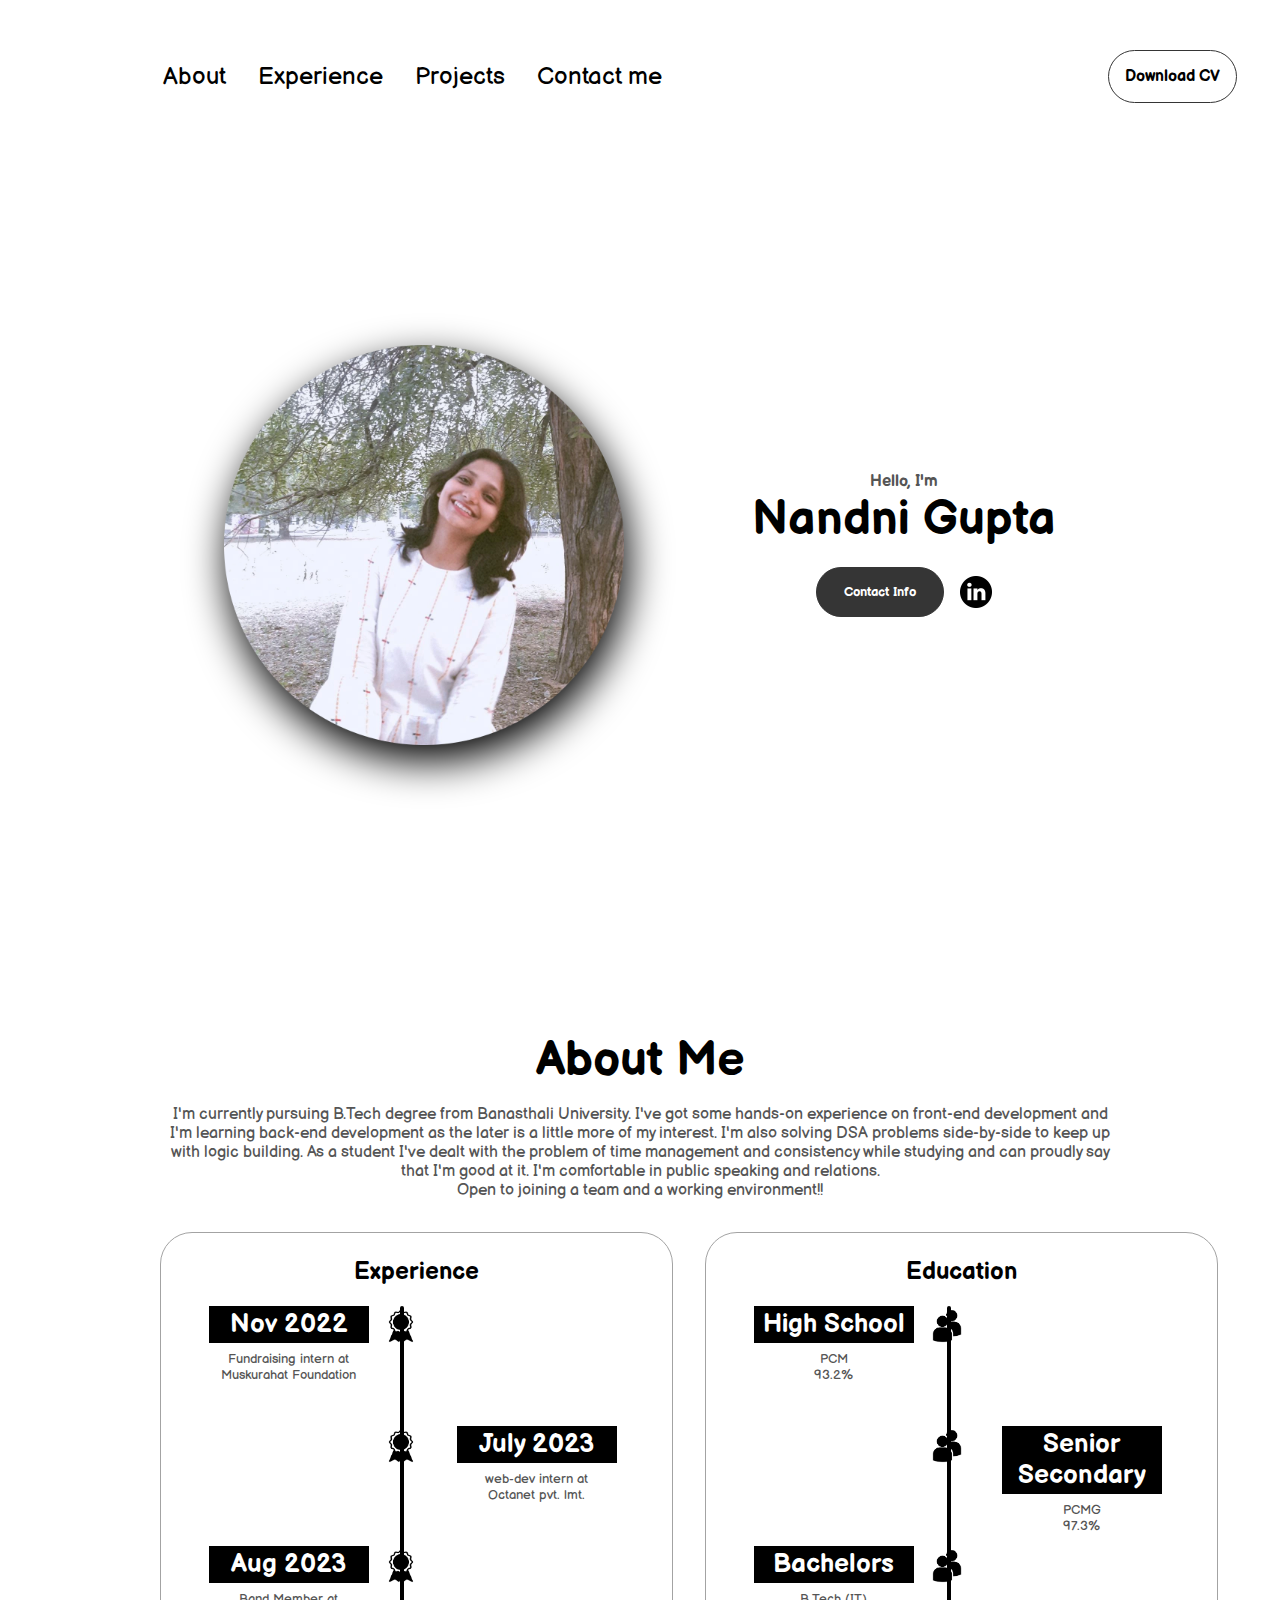
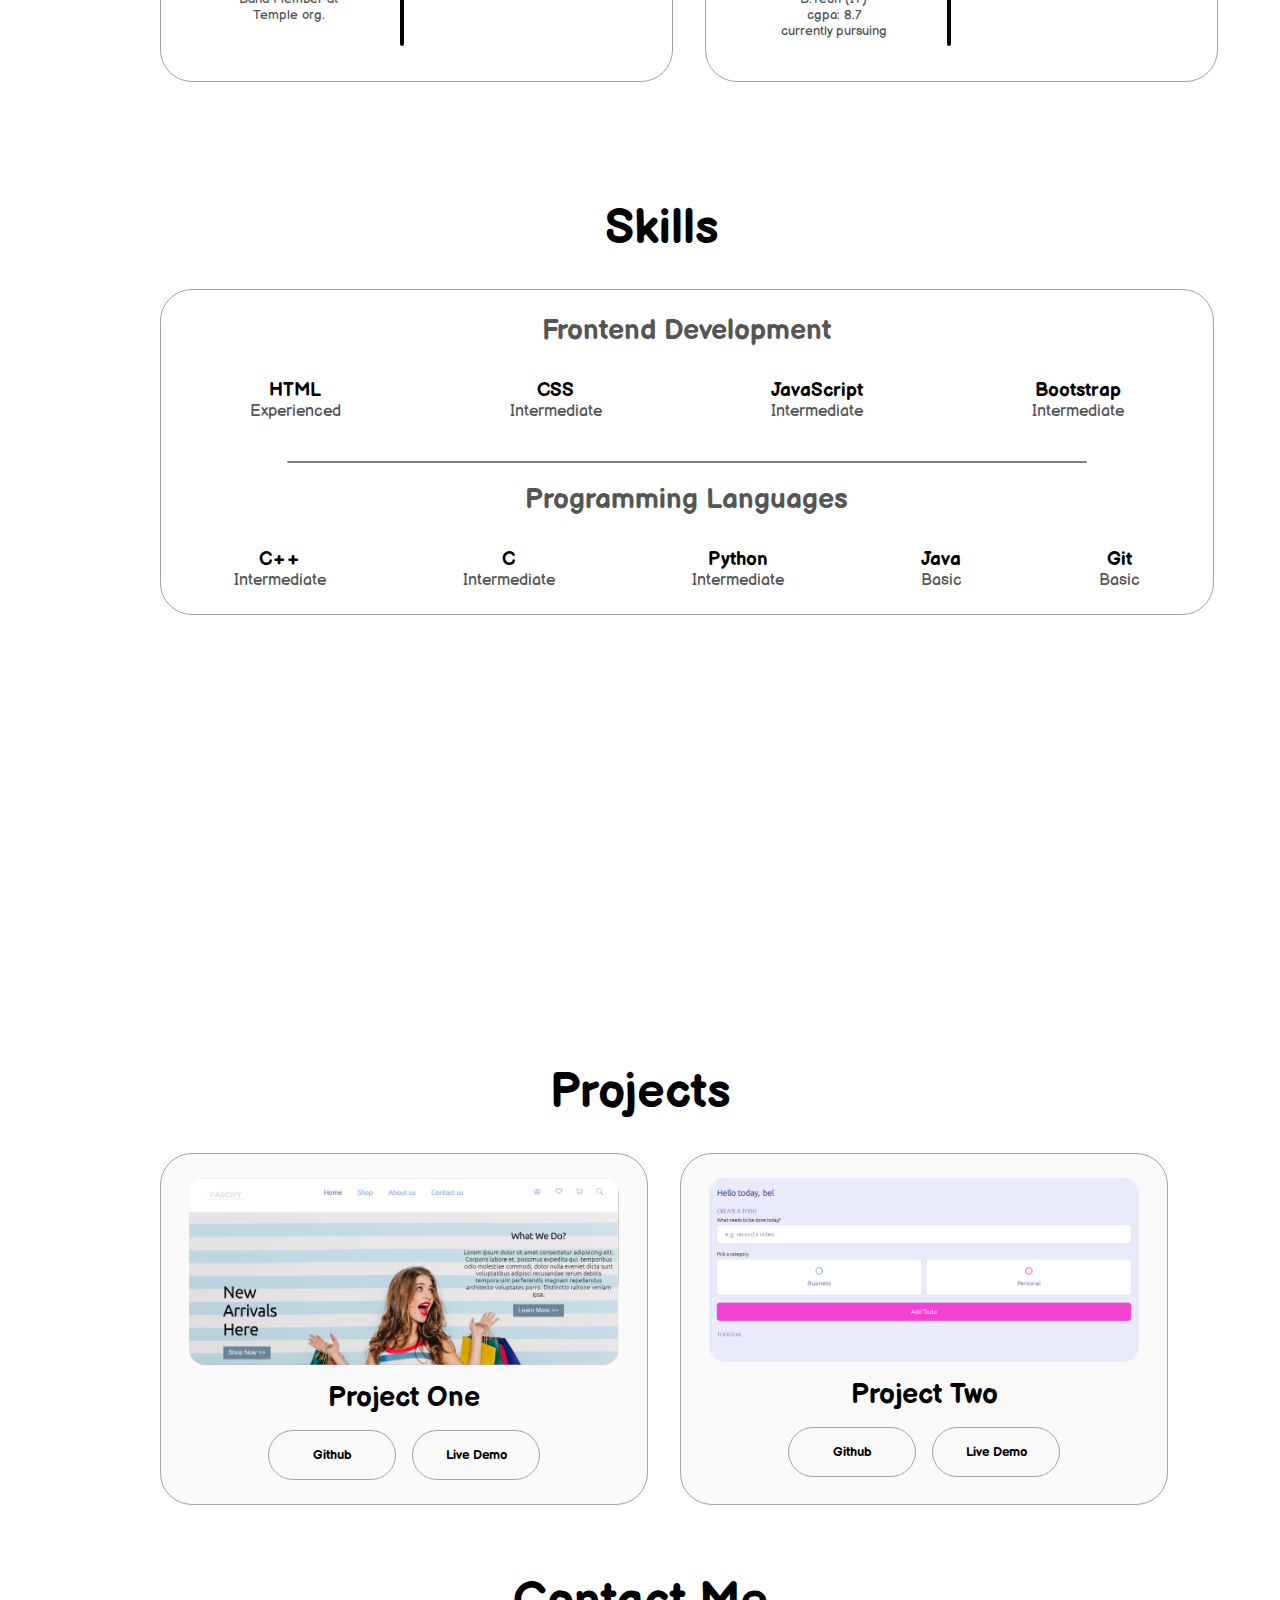
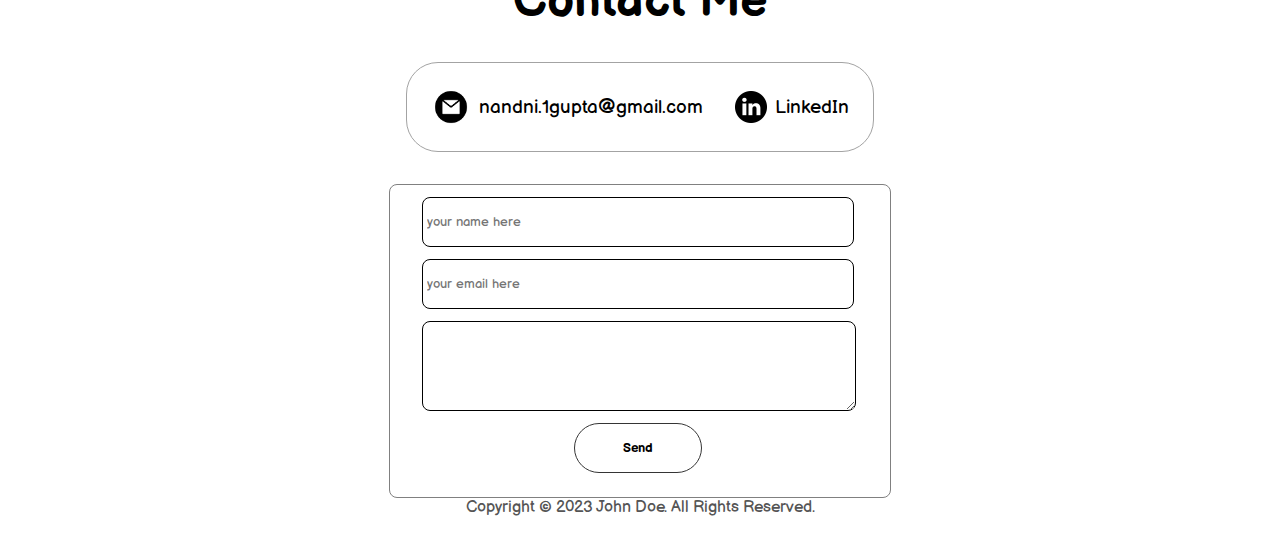
<file: index.html>
<!DOCTYPE html>
<html lang="en">
  <head>
    <meta charset="UTF-8" />
    <meta http-equiv="X-UA-Compatible" content="IE=edge" />
    <meta name="viewport" content="width=device-width, initial-scale=1.0" />
    <title>Portfolio | Nandni Gupta</title>
    <link href="https://fonts.googleapis.com/css2?family=Balsamiq+Sans:ital,wght@0,400;0,700;1,400;1,700&family=Carter+One&family=Ubuntu:wght@300&display=swap" rel="stylesheet">
    <link rel="stylesheet" href="style.css" />
    <link rel="stylesheet" href="media.css" />
  </head>
  <body>
    <nav id="desktop-nav">
      <div>
        <ul class="nav-links">
          <li><a href="#about">About</a></li>
          <li><a href="#experience">Experience</a></li>
          <li><a href="#projects">Projects</a></li>
          <li><a href="#contact">Contact me</a></li>
        </ul>
      </div>
      <div class="right">
        <a style="text-decoration: none;"
        class="btn btn-color-2"
        href="files/resume.pdf" download
      >
        Download CV
      </a>
      </div>
    </nav>
    <nav id="hamburger-nav">
      <div class="hamburger-menu">
        <div class="hamburger-icon" onclick="toggleMenu()">
          <span></span>
          <span></span>
          <span></span>
        </div>
        <div class="menu-links">
          <li><a href="#about" onclick="toggleMenu()">About</a></li>
          <li><a href="#experience" onclick="toggleMenu()">Experience</a></li>
          <li><a href="#projects" onclick="toggleMenu()">Projects</a></li>
          <li><a href="#contact" onclick="toggleMenu()">Contact me</a></li>
        </div>
      </div>
    </nav>
    <section id="profile">
      <div class="section__pic-container">
        <img src="files/img1.png" alt="profile picture" />
      </div>
      <div class="section__text">
        <p class="section__text__p1">Hello, I'm</p>
        <h1 class="title">Nandni Gupta</h1>
        <!-- <p class="section__text__p2">Frontend Developer</p> -->
        <div class="typings">
            <p>Web Developer</p>
            <p>Coder</p>
            <p>Rapper</p>
        </div>
        <div class="btn-container">
          <button class="btn btn-color-1" onclick="location.href='./#contact'">
            Contact Info
          </button>
          <img
            src="files/linkedin.png"
            alt="My LinkedIn profile"
            class="icon"
            onclick="location.href='https://linkedin.com/in/nandni-gupta-5a047a252'"
          />
        </div>
      </div>
    </section>
    <section id="about">
      <h1 class="title">About Me</h1>
      <p class="intro">I'm currently pursuing B.Tech degree from Banasthali University. I've got some hands-on experience on front-end development and I'm learning back-end development as the later is a little more of my interest. I'm also solving DSA problems side-by-side to keep up with logic building. As a student I've dealt with the problem of time management and consistency while studying and can proudly say that I'm good at it. I'm comfortable in public speaking and relations. <br> Open to joining a team and a working environment!! </p>
        <div class="about-details-container">
          <div class="about-containers">
            <div class="details-container1">
              <h2>Experience</h2>
              <!-- <p>2+ years <br />Frontend Development</p> -->
              <div class="main-container">
                <div class="line">
                    
                </div>
                <div class="card left">
                        <h1> Nov 2022</h1>
                    <p>Fundraising intern at Muskurahat Foundation
                    </p>
                    <div class="thumbnail">
                        <img src=
    "files/experience.png"
                             alt="Image">
                    </div>
                </div>
                <div class="card right">
                    <h1> July 2023</h1>
                    <p>web-dev intern at Octanet pvt. lmt.
                    </p>
                    <div class="thumbnail">
                        <img src=
    "files/experience.png"
                             alt="Image">
                    </div>
                </div>
                <div class="card left">
                    <h1> Aug 2023</h1>
                    <p>Band Member at Temple org.
                    </p>
                    <div class="thumbnail">
                        <img src=
    "files/experience.png"
                             alt="Image">
                    </div>
                </div>
            </div>
            </div>
            <div class="details-container1">
              <h2>Education</h2>
              <div class="main-container">
                <div class="linee">
                    
                </div>
                <div class="card left">
                        <h1>High School</h1>
                    <p>PCM <br> 93.2%
                    </p>
                    <div class="thumbnail">
                        <img src=
    "files/education.png"
                             alt="Image">
                    </div>
                </div>
                <div class="card right">
                    <h1> Senior Secondary</h1>
                    <p>PCMG <br> 97.3%
                    </p>
                    <div class="thumbnail">
                        <img src=
    "files/education.png"
                             alt="Image">
                    </div>
                </div>
                <div class="card left">
                    <h1> Bachelors  </h1>
                    <p>B.Tech (IT) <br> cgpa: 8.7 <br> currently pursuing
                    </p>
                    <div class="thumbnail">
                        <img src=
    "files/education.png"
                             alt="Image">
                    </div>
                </div>
            </div>
            </div>
          </div>
        </div>
    </section>
    <section id="experience">
      <h1 class="title">Skills</h1>
      <div class="experience-details-container">
        <div class="about-containers">
          <div class="details-container">
            <h2 class="experience-sub-title">Frontend Development</h2>
            <div class="article-container">
              <article>
                <div>
                  <h3>HTML</h3>
                  <p>Experienced</p>
                </div>
              </article>
              <article>
                <div>
                  <h3>CSS</h3>
                  <p>Intermediate</p>
                </div>
              </article>
              <article>
                <div>
                  <h3>JavaScript</h3>
                  <p>Intermediate</p>
                </div>
              </article>
              <article>
                <div>
                  <h3>Bootstrap</h3>
                  <p>Intermediate</p>
                </div>
              </article>
              <div class="h-line">

              </div>
            </div>
              <h2 class="experience-sub-title space">Programming Languages</h2>
            <div class="article-container">
              <article>
                <div>
                  <h3>C++</h3>
                  <p>Intermediate</p>
                </div>
              </article>
              <article>
                <div>
                  <h3>C</h3>
                  <p>Intermediate</p>
                </div>
              </article>
              <article>
                <div>
                  <h3>Python</h3>
                  <p>Intermediate</p>
                </div>
              </article>
              <article>
                <div>
                  <h3>Java</h3>
                  <p>Basic</p>
                </div>
              </article>
              <article>
                <div>
                  <h3>Git</h3>
                  <p>Basic</p>
                </div>
              </article>
            </div>
             
          </div>
        </div>
      </div>
    </section>
    <section id="projects">
      <h1 class="title">Projects</h1>
      <div class="experience-details-container">
        <div class="about-containers">
          <div class="details-container color-container">
            <div class="article-container">
              <img
                src="files/e-commerce.png"
                alt="Project 1"
                class="project-img"
              />
            </div>
            <h2 class="experience-sub-title project-title">Project One</h2>
            <div class="btn-container">
              <button
                class="btn btn-color-2 project-btn"
                onclick="location.href='https://github.com/Nandni-Gupta/E-Commerce-website'"
              >
                Github
              </button>
              <button
                class="btn btn-color-2 project-btn"
                onclick="location.href='https://nandni-gupta.github.io/e-commerce'"
              >
                Live Demo
              </button>
            </div>
          </div>
          <div class="details-container color-container">
            <div class="article-container">
              <img
                src="files/todo.png"
                alt="Project 2"
                class="project-img"
              />
            </div>
            <h2 class="experience-sub-title project-title">Project Two</h2>
            <div class="btn-container">
              <button
                class="btn btn-color-2 project-btn"
                onclick="location.href='https://github.com/Nandni-Gupta/To-Do-website'"
              >
                Github
              </button>
              <button
                class="btn btn-color-2 project-btn"
                onclick="location.href='https://nandni-gupta.github.io/To-Do-website'"
              >
                Live Demo
              </button>
            </div>
          </div>
          </div>
        </div>
      </div>
    </section>
    <section id="contact">
      <h1 class="title">Contact Me</h1>
      <div class="contact-info-upper-container">
        <div class="contact-info-container">
          <img
            src="files/email.png"
            alt="Email icon"
            class="icon contact-icon email-icon"
          />
          <p><a href="mailto:nandni.1gupta@gmail.com">nandni.1gupta@gmail.com</a></p>
        </div>
        <div class="contact-info-container">
          <img
            src="files/linkedin.png"
            alt="LinkedIn icon"
            class="icon contact-icon"
          />
          <p><a href="https://linkedin.com/in/nandni-gupta-5a047a252">LinkedIn</a></p>
        </div>
      </div>
      <div class="contact-lower">
        <form action="index.html">
            <input type="text" placeholder="your name here" required>
            <input type="email" placeholder="your email here" required>
            <textarea name="" id="" cols="20" rows="5" required></textarea>
            <button  class="btn btn-color-2"  type="submit">Send</button>
        </form>
      </div>
    </section>
    <footer>
      <p>Copyright &#169; 2023 John Doe. All Rights Reserved.</p>
    </footer>
    <script src="script.js"></script>
  </body>
</html>
</file>
<file: style.css>
/* GENERAL */

@import url("https://fonts.googleapis.com/css2?family=Poppins:wght@300;400;500;600&display=swap");

* {
  font-family: "Balsamiq Sans", sans-serif;
  margin: 0;
  padding: 0;
}

body {
  font-family: "Poppins", sans-serif;
}

html {
  scroll-behavior: smooth;
}

p {
  color: rgb(85, 85, 85);
}
/* typing */
@keyframes cursor {
  from, to {
    border-color: transparent;
  }
  50% {
    border-color: black;
  }
}
@keyframes typing {
  from {
    width: 100%;
  }
  90%, to {
    width: 0;
  }
}
@keyframes slide {
  33.3333333333% {
    font-size: 1.7rem;
    letter-spacing: 3px;
  }
  to {
    font-size: 0;
    letter-spacing: 0;
  }
}
.typings {
  text-align: center;
  white-space: nowrap;
}

.typings p {
  position: relative;
  display: inline;
  font-size: 0;
  text-transform: uppercase;
  letter-spacing: 0;
  animation: slide 15s step-start infinite;
}

.typings p::after {
  content: "";
  position: absolute;
  top: 0;
  right: 0;
  bottom: 0;
  border-left: 3px solid black;
  background-color: white;
  animation: typing 5s infinite, cursor 1s infinite;
}

.typings p:nth-child(1) {
  animation-delay: 0s;
}
.typings p:nth-child(1)::after {
  animation-delay: 0s;
  animation-timing-function: steps(16), step-end;
}

.typings p:nth-child(2) {
  animation-delay: 5s;
}
.typings p:nth-child(2)::after {
  animation-delay: 5s;
  animation-timing-function: steps(23), step-end;
}

.typings p:nth-child(3) {
  animation-delay: 10s;
}
.typings p:nth-child(3)::after {
  animation-delay: 10s;
  animation-timing-function: steps(12), step-end;
}
/* TRANSITION */

a,
.btn {
  transition: all 300ms ease;
}

/* DESKTOP NAV */

nav,
.nav-links {
  display: flex;
}

nav {
  justify-content: space-around;
  align-items: center;
  height: 17vh;
}

.nav-links {
  gap: 2rem;
  list-style: none;
  font-size: 1.5rem;
}

a {
  color: black;
  text-decoration: none;
  text-decoration-color: white;
}

a:hover {
  color: grey;
  text-decoration: underline;
  text-underline-offset: 1rem;
  text-decoration-color: rgb(181, 181, 181);
}

/* HAMBURGER MENU */

#hamburger-nav {
  display: none;
}

.hamburger-menu {
  position: relative;
  display: inline-block;
}

.hamburger-icon {
  display: flex;
  flex-direction: column;
  justify-content: space-between;
  height: 24px;
  width: 30px;
  cursor: pointer;
}

.hamburger-icon span {
  width: 100%;
  height: 2px;
  background-color: black;
  transition: all 0.3 ease-in-out;
}

.menu-links {
  position: absolute;
  top: 100%;
  right: 0;
  background-color: white;
  width: fit-content;
  max-height: 0;
  overflow: hidden;
  transition: all 0.3 ease-in-out;
}

.menu-links a {
  display: block;
  padding: 10px;
  text-align: center;
  font-size: 1.5rem;
  color: black;
  text-decoration: none;
  transition: all 0.3 ease-in-out;
}

.menu-links li {
  list-style: none;
}

.menu-links.open {
  max-height: 300px;
}

.hamburger-icon.open span:first-child {
  transform: rotate(45deg) translate(10px, 5px);
}

.hamburger-icon.open span:nth-child(2) {
  opacity: 0;
}

.hamburger-icon.open span:last-child {
  transform: rotate(-45deg) translate(10px, -5px);
}

.hamburger-icon span:first-child {
  transform: none;
}

.hamburger-icon span:first-child {
  opacity: 1;
}

.hamburger-icon span:first-child {
  transform: none;
}

/* SECTIONS */

section {
  padding-top: 4vh;
  height: 96vh;
  margin: 0 10rem;
  box-sizing: border-box;
  min-height: fit-content;
}

.section-container {
  display: flex;
}

/* PROFILE SECTION */

#profile {
  display: flex;
  justify-content: center;
  gap: 8rem;
  height: 80vh;
}

.section__pic-container {
  display: flex;
  margin: auto 0;
  filter:  drop-shadow(4px 16px 20px black);
}

.section__text {
  align-self: center;
  text-align: center;
}

.section__text p {
  font-weight: 600;
}

.section__text__p1 {
  text-align: center;
}

.section__text__p2 {
  font-size: 1.75rem;
  margin-bottom: 1rem;
}

.title {
  font-size: 3rem;
  text-align: center;
}

#socials-container {
  display: flex;
  justify-content: center;
  margin-top: 1rem;
  gap: 1rem;
}

/* ICONS */

.icon {
  cursor: pointer;
  height: 2rem;
}

/* BUTTONS */

.btn-container {
  display: flex;
  justify-content: center;
  align-items: center;
  gap: 1rem;
}

.btn {
  font-weight: 600;
  transition: all 300ms ease;
  padding: 1rem;
  width: 8rem;
  border-radius: 2rem;
}

.btn-color-1,
.btn-color-2 {
  border: rgb(53, 53, 53) 0.1rem solid;
}

.btn-color-1:hover,
.btn-color-2:hover {
  cursor: pointer;
}

.btn-color-1,
.btn-color-2:hover {
  background: rgb(53, 53, 53);
  color: white;
}

.btn-color-1:hover {
  background: rgb(0, 0, 0);
}

.btn-color-2 {
  background: none;
}

.btn-color-2:hover {
  border: rgb(255, 255, 255) 0.1rem solid;
}

.btn-container {
  gap: 1rem;
}

/* ABOUT SECTION */

#about {
  position: relative;
  height: 48rem;
}
.intro{
  margin-top: 1rem;
  text-align: center;
}
.about-containers {
  gap: 2rem;
  margin-bottom: 2rem;
  margin-top: 2rem;
}

.about-details-container {
  justify-content: center;
  flex-direction: column;
}

.about-containers,
.about-details-container {
  display: flex;
  width: 105%;
}

.about-pic {
  border-radius: 2rem;
}
.details-container {
  padding: 1.5rem;
  flex: 1;
  background: white;
  border-radius: 2rem;
  border: rgb(53, 53, 53) 0.1rem solid;
  border-color: rgb(163, 163, 163);
  text-align: center;
}

.h-line {
  /* position: absolute; */
  left: 25%;
  height: 2px;
  width: 50rem;
  border-radius: 100px;
  background-color: gray;
}
.details-container1 {
  padding: 1.5rem;
  flex: 1;
  background: white;
  border-radius: 2rem;
  border: rgb(53, 53, 53) 0.1rem solid;
  border-color: rgb(163, 163, 163);
  text-align: center;
  height: 25rem;
 
}

.section-container {
  gap: 4rem;
  height: 80%;
}

.section__pic-container {
  height: 400px;
  width: 400px;
  margin: auto 0;
}

/* EXPERIENCE SECTION */
.main-container {
  margin-top: 20px;
  display: flex;
  flex-direction: column;
  align-items: center;
}

.line {
  position: absolute;
  left: 25%;
  height: 340px;
  width: 4px;
  border-radius: 100px;
  background-color: black;
}
.linee {
  position: absolute;
  left: 82%;
  height: 340px;
  width: 4px;
  border-radius: 100px;
  background-color: black;
}
.card {
  font-size: .8rem;
  width: 160px;
  height: 120px;
  border-radius: 10px;
  background-color: white;
  /* margin-bottom: 10px; */
}

.left {
  position: relative;
  left: -128px;
}

.right {
  position: relative;
  left: 120px;
}
.card h1 {
  padding: 3px 3px;
  display: flex;
  justify-content: center;
  color: white;
  background-color: black;
}

.card p {
  padding: 8px;
}
.thumbnail {
  position: absolute;
  top: 0;
  width: 40px;
  height: 40px;
}

.thumbnail img {
  width: 100%;
  height: 100%;
}

.left .thumbnail {
  left: 108%;
}

.right .thumbnail {
  right: 122%;
}

@media screen and (max-width:790px) {
  body {
      text-align: center;
      padding: 0 10px;
  }

  .main-container {
      width: auto;
  }

  .line {
      height: 1550px;
  }

  .card {
      top: 70px;
      margin-bottom: 100px;
  }

  .left::after,
  .right::after {
      visibility: hidden;
  }

  .left {
      left: auto;
  }

  .right {
      left: auto;
  }

  .left .thumbnail {
      top: -70px;
      left: 75px;
  }

  .right .thumbnail {
      top: -70px;
      left: 75px;
  }
}
/*  */
#experience {
  position: relative;
  width: 78.4%;
}

.experience-sub-title {
  color: rgb(85, 85, 85);
  font-weight: 600;
  font-size: 1.75rem;
  margin-bottom: 2rem;
}

.experience-details-container {
  display: flex;
  justify-content: center;
  flex-direction: column;
}

.article-container {
  display: flex;
  flex-wrap: wrap;
  flex-direction: row;
  gap: 2.5rem;
  justify-content: space-around;
}

article {
  display: flex;
  /* width: 4rem; */
  justify-content: space-around;
  gap: 0.5rem;
}
.space{
  margin-top: 20px;
}
article .icon {
  cursor: default;
}

/* PROJECTS SECTION */

#projects {
  position: relative;
  height: 48px;
}

.color-container {
  border-color: rgb(163, 163, 163);
  background: rgb(250, 250, 250);
}

.project-img {
  border-radius: 1rem;
  width: 98%;
  height: 90%;
}

.project-title {
  margin: 1rem;
  color: black;
}

.project-btn {
  color: black;
  border-color: rgb(163, 163, 163);
}

/* CONTACT */

#contact {
  display: flex;
  justify-content: center;
  flex-direction: column;
  height: 70vh;
}

.contact-info-upper-container {
  display: flex;
  justify-content: center;
  border-radius: 2rem;
  border: rgb(53, 53, 53) 0.1rem solid;
  border-color: rgb(163, 163, 163);
  background: (250, 250, 250);
  margin: 2rem auto;
  padding: 0.5rem;
}

.contact-info-container {
  display: flex;
  align-items: center;
  justify-content: center;
  gap: 0.5rem;
  margin: 1rem;
}

.contact-info-container p {
  font-size: larger;
}

.contact-icon {
  cursor: default;
}

.email-icon {
  height: 2.5rem;
}
.contact-lower{
  align-self: center;
  border: 1px solid gray;
  width: 52%;
  border-radius: 8px;
}
.contact-lower form{
  margin: 12px 2rem;
  width: 27rem;
  display: flex;
  flex-direction: column;
}
.contact-lower form input{
  height: 40px;
  padding: 4px;
  margin-bottom: 12px;
  border-radius: 8px;
  border: 1px solid black;
}
.contact-lower form textarea{
  padding: 4px;
  border: 1px solid black;
  border-radius: 8px;
  width: 26.5rem;
}
.contact-lower form button{
  align-self: center;
  margin: 12px 3px;
}
/* FOOTER SECTION */

footer {
  height: 6vh;
  margin: 0 1rem;
}

footer p {
  text-align: center;
}
</file>
<file: media.css>
@media screen and (max-width: 1400px) {
    #profile {
      height: 83vh;
      margin-bottom: 6rem;
    }
    .about-containers {
      flex-wrap: wrap;
    }
    #contact,
    #projects {
      height: fit-content;
    }
  }
  
  @media screen and (max-width: 1200px) {
    #desktop-nav {
      display: none;
    }
    #hamburger-nav {
      display: flex;
    }
    #experience,
    .experience-details-container {
      margin-top: 2rem;
    }
    #profile,
    .section-container {
      display: block;
    }
    .arrow {
      display: none;
    }
    section,
    .section-container {
      height: fit-content;
    }
    section {
      margin: 0 5%;
    }
    .section__pic-container {
      width: 275px;
      height: 275px;
      margin: 0 auto 2rem;
    }
    .about-containers {
      margin-top: 0;
    }
  }
  
  @media screen and (max-width: 600px) {
    #contact,
    footer {
      height: 40vh;
    }
    #profile {
      height: 83vh;
      margin-bottom: 0;
    }
    article {
      font-size: 1rem;
    }
    footer nav {
      height: fit-content;
      margin-bottom: 2rem;
    }
    .about-containers,
    .contact-info-upper-container,
    .btn-container {
      flex-wrap: wrap;
    }
    .contact-info-container {
      margin: 0;
    }
    .contact-info-container p,
    .nav-links li a {
      font-size: 1rem;
    }
    .experience-sub-title {
      font-size: 1.25rem;
    }
    .logo {
      font-size: 1.5rem;
    }
    .nav-links {
      flex-direction: column;
      gap: 0.5rem;
      text-align: center;
    }
    .section__pic-container {
      width: auto;
      height: 46vw;
      justify-content: center;
    }
    .section__text__p2 {
      font-size: 1.25rem;
    }
    .title {
      font-size: 2rem;
    }
    .text-container {
      text-align: justify;
    }
  }
</file>
